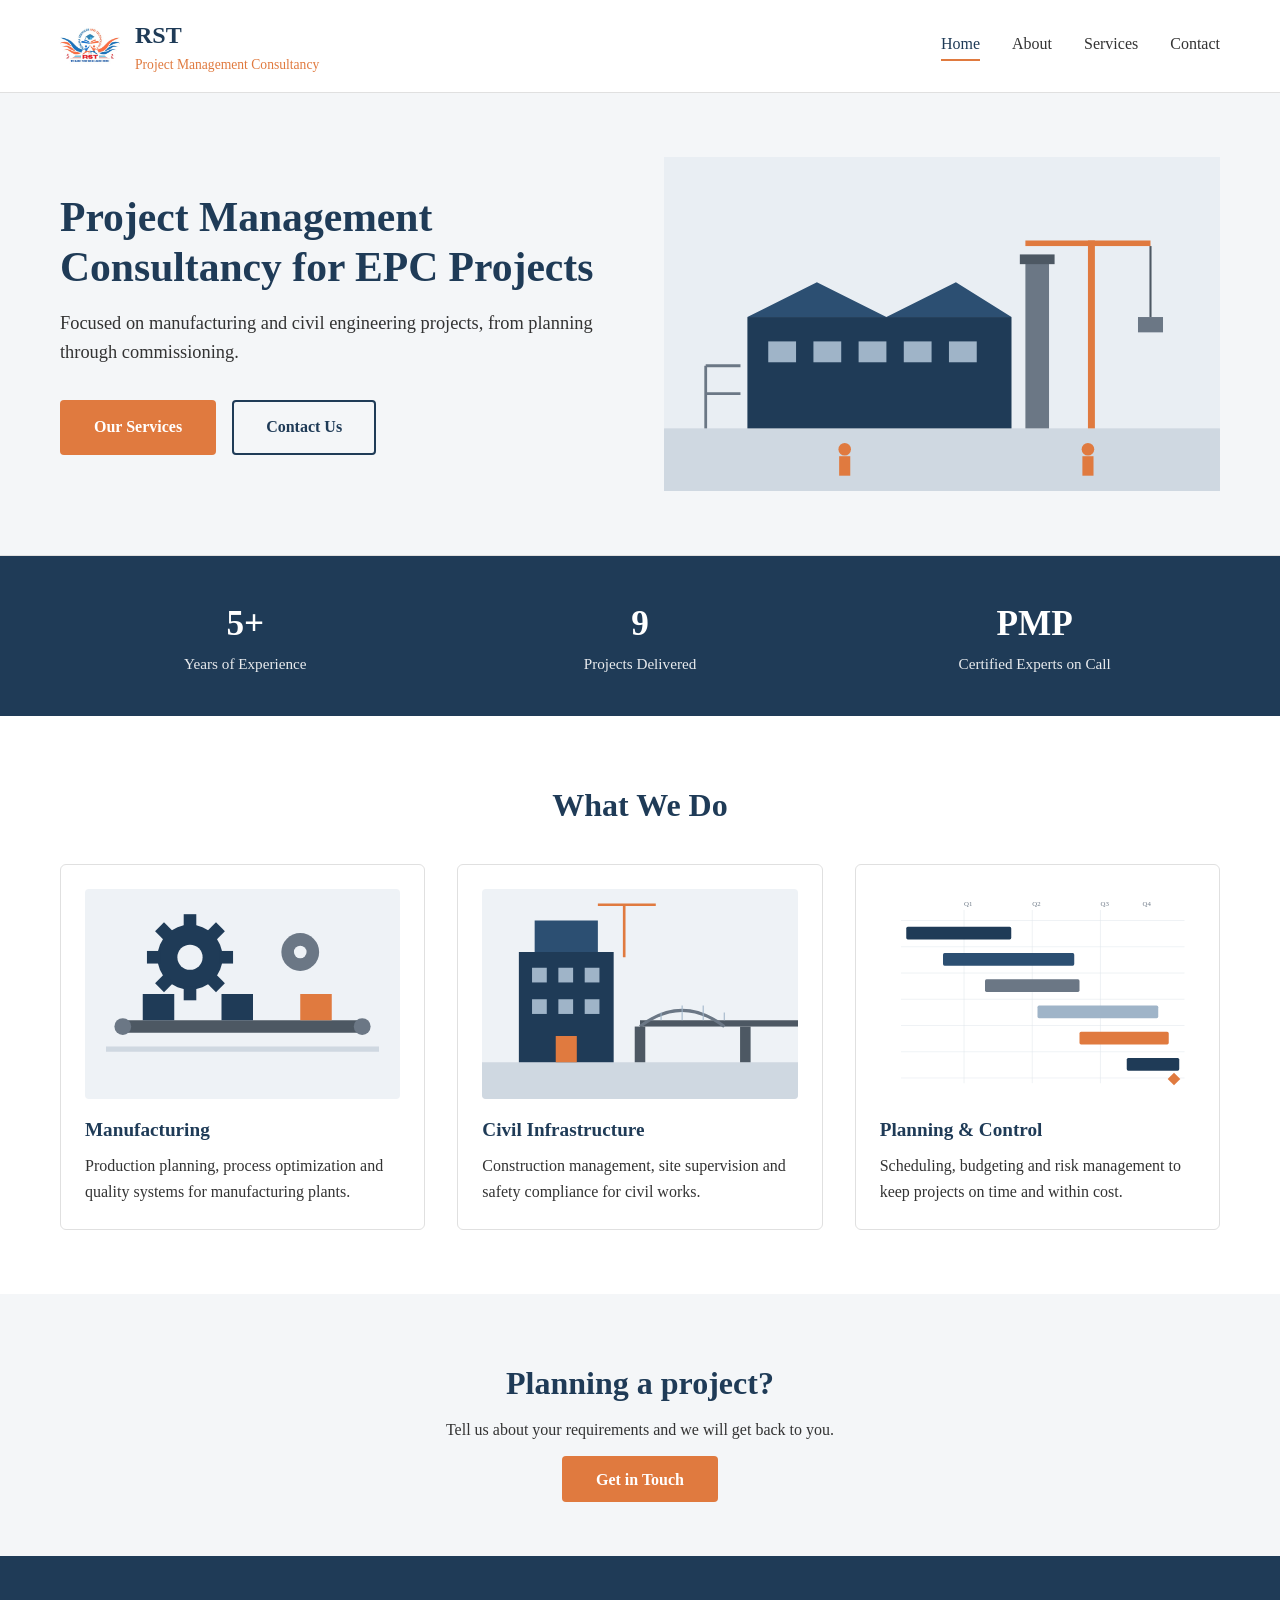
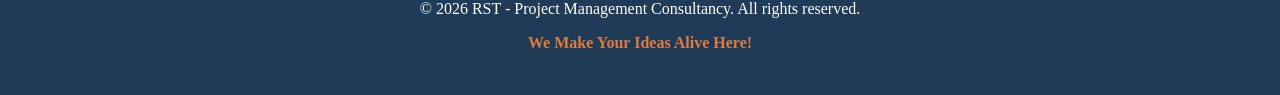
<file: index.html>
<!DOCTYPE html>
<html lang="en">
<head>
    <meta charset="UTF-8">
    <meta name="viewport" content="width=device-width, initial-scale=1.0">
    <title>RST - Project Management Consultancy | EPC Solutions</title>
    <meta name="description" content="RST provides project management consultancy for EPC projects in manufacturing and civil engineering.">
    <link rel="icon" type="image/png" href="images/rst-logo.png">
    <link rel="stylesheet" href="css/style.css">
    <link rel="stylesheet" href="https://cdnjs.cloudflare.com/ajax/libs/font-awesome/6.4.0/css/all.min.css">
</head>
<body>
    <header class="navbar">
        <div class="container">
            <div class="nav-wrapper">
                <a href="index.html" class="logo">
                    <img src="images/rst-logo.png" alt="RST Logo" class="logo-img">
                    <div class="company-info">
                        <h2>RST</h2>
                        <p>Project Management Consultancy</p>
                    </div>
                </a>
                <nav class="nav-menu">
                    <a href="index.html" class="active">Home</a>
                    <a href="about.html">About</a>
                    <a href="services.html">Services</a>
                    <a href="contact.html">Contact</a>
                </nav>
                <button class="menu-toggle" onclick="toggleMenu()" aria-label="Menu">☰</button>
            </div>
        </div>
    </header>

    <main>
        <section class="hero-split">
            <div class="container hero-split-inner">
                <div class="hero-text">
                    <h1>Project Management Consultancy for EPC Projects</h1>
                    <p>Focused on manufacturing and civil engineering projects, from planning through commissioning.</p>
                    <div class="hero-buttons">
                        <a href="services.html" class="btn btn-primary">Our Services</a>
                        <a href="contact.html" class="btn btn-outline">Contact Us</a>
                    </div>
                </div>
                <div class="hero-image">
                    <img src="images/hero-epc.svg" alt="Industrial facility under construction">
                </div>
            </div>
        </section>

        <section class="stats">
            <div class="container stats-grid">
                <div class="stat">
                    <span class="stat-number">5+</span>
                    <span class="stat-label">Years of Experience</span>
                </div>
                <div class="stat">
                    <span class="stat-number">9</span>
                    <span class="stat-label">Projects Delivered</span>
                </div>
                <div class="stat">
                    <span class="stat-number">PMP</span>
                    <span class="stat-label">Certified Experts on Call</span>
                </div>
            </div>
        </section>

        <section class="section">
            <div class="container">
                <h2 class="section-heading">What We Do</h2>
                <div class="card-grid">
                    <a href="services.html" class="card">
                        <img src="images/manufacturing.svg" alt="Production line" class="card-img">
                        <h3>Manufacturing</h3>
                        <p>Production planning, process optimization and quality systems for manufacturing plants.</p>
                    </a>
                    <a href="services.html" class="card">
                        <img src="images/civil.svg" alt="Civil infrastructure" class="card-img">
                        <h3>Civil Infrastructure</h3>
                        <p>Construction management, site supervision and safety compliance for civil works.</p>
                    </a>
                    <a href="services.html" class="card">
                        <img src="images/project-planning.svg" alt="Project schedule" class="card-img">
                        <h3>Planning &amp; Control</h3>
                        <p>Scheduling, budgeting and risk management to keep projects on time and within cost.</p>
                    </a>
                </div>
            </div>
        </section>

        <section class="section section-alt">
            <div class="container cta">
                <h2>Planning a project?</h2>
                <p>Tell us about your requirements and we will get back to you.</p>
                <a href="contact.html" class="btn btn-primary">Get in Touch</a>
            </div>
        </section>
    </main>

    <footer>
        <div class="container">
            <p>&copy; 2026 RST - Project Management Consultancy. All rights reserved.</p>
            <p><span class="tagline">We Make Your Ideas Alive Here!</span></p>
        </div>
    </footer>

    <script src="js/script.js"></script>
</body>
</html>
</file>
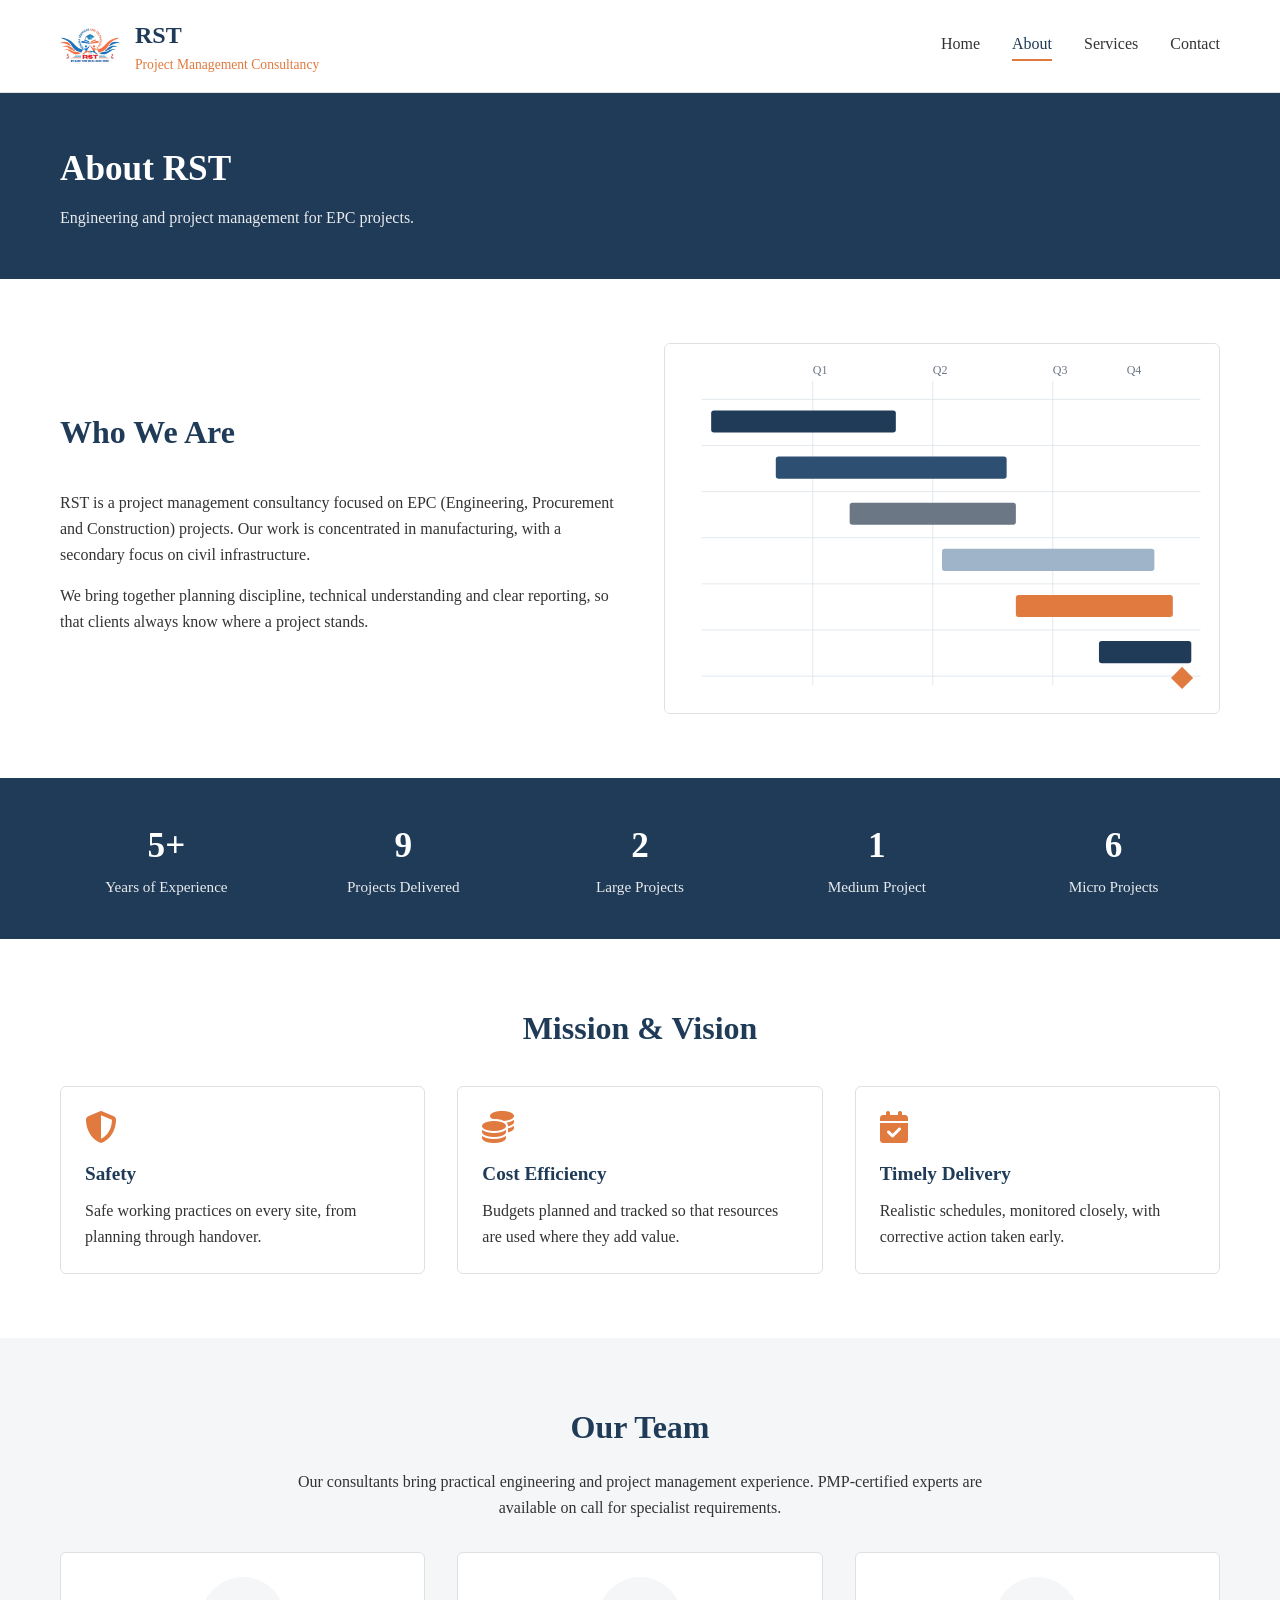
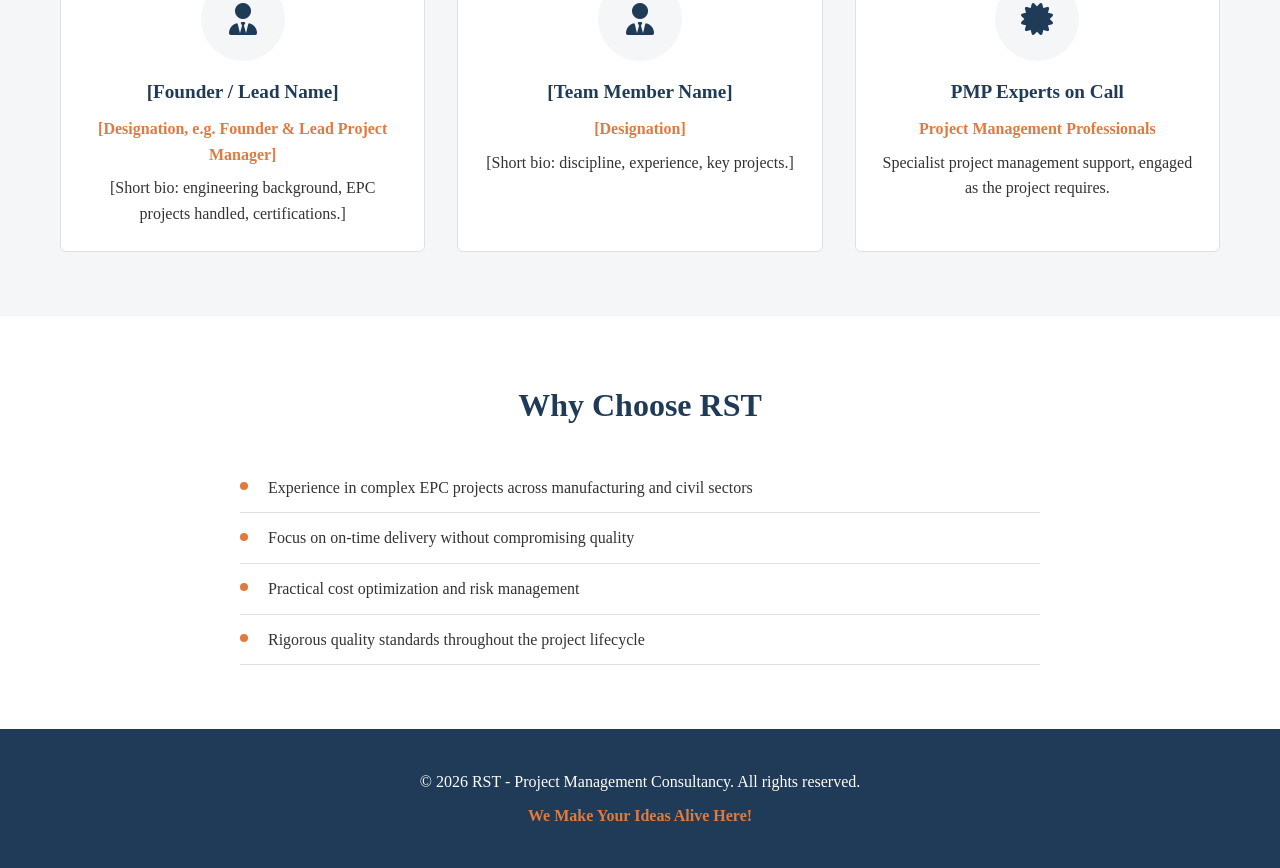
<file: about.html>
<!DOCTYPE html>
<html lang="en">
<head>
    <meta charset="UTF-8">
    <meta name="viewport" content="width=device-width, initial-scale=1.0">
    <title>About Us | RST - Project Management Consultancy</title>
    <meta name="description" content="About RST: 5+ years of EPC project management experience in manufacturing and civil projects, with PMP-certified experts.">
    <link rel="icon" type="image/png" href="images/rst-logo.png">
    <link rel="stylesheet" href="css/style.css">
    <link rel="stylesheet" href="https://cdnjs.cloudflare.com/ajax/libs/font-awesome/6.4.0/css/all.min.css">
</head>
<body>
    <header class="navbar">
        <div class="container">
            <div class="nav-wrapper">
                <a href="index.html" class="logo">
                    <img src="images/rst-logo.png" alt="RST Logo" class="logo-img">
                    <div class="company-info">
                        <h2>RST</h2>
                        <p>Project Management Consultancy</p>
                    </div>
                </a>
                <nav class="nav-menu">
                    <a href="index.html">Home</a>
                    <a href="about.html" class="active">About</a>
                    <a href="services.html">Services</a>
                    <a href="contact.html">Contact</a>
                </nav>
                <button class="menu-toggle" onclick="toggleMenu()" aria-label="Menu">☰</button>
            </div>
        </div>
    </header>

    <main>
        <section class="page-header">
            <div class="container">
                <h1>About RST</h1>
                <p>Engineering and project management for EPC projects.</p>
            </div>
        </section>

        <section class="section">
            <div class="container split">
                <div>
                    <h2 class="section-heading left">Who We Are</h2>
                    <p>RST is a project management consultancy focused on EPC (Engineering, Procurement and Construction) projects. Our work is concentrated in manufacturing, with a secondary focus on civil infrastructure.</p>
                    <p>We bring together planning discipline, technical understanding and clear reporting, so that clients always know where a project stands.</p>
                </div>
                <div class="split-image">
                    <img src="images/project-planning.svg" alt="Project schedule chart">
                </div>
            </div>
        </section>

        <section class="stats">
            <div class="container stats-grid">
                <div class="stat">
                    <span class="stat-number">5+</span>
                    <span class="stat-label">Years of Experience</span>
                </div>
                <div class="stat">
                    <span class="stat-number">9</span>
                    <span class="stat-label">Projects Delivered</span>
                </div>
                <div class="stat">
                    <span class="stat-number">2</span>
                    <span class="stat-label">Large Projects</span>
                </div>
                <div class="stat">
                    <span class="stat-number">1</span>
                    <span class="stat-label">Medium Project</span>
                </div>
                <div class="stat">
                    <span class="stat-number">6</span>
                    <span class="stat-label">Micro Projects</span>
                </div>
            </div>
        </section>

        <section class="section">
            <div class="container">
                <h2 class="section-heading">Mission &amp; Vision</h2>
                <div class="card-grid">
                    <div class="card">
                        <i class="fas fa-shield-halved card-icon"></i>
                        <h3>Safety</h3>
                        <p>Safe working practices on every site, from planning through handover.</p>
                    </div>
                    <div class="card">
                        <i class="fas fa-coins card-icon"></i>
                        <h3>Cost Efficiency</h3>
                        <p>Budgets planned and tracked so that resources are used where they add value.</p>
                    </div>
                    <div class="card">
                        <i class="fas fa-calendar-check card-icon"></i>
                        <h3>Timely Delivery</h3>
                        <p>Realistic schedules, monitored closely, with corrective action taken early.</p>
                    </div>
                </div>
            </div>
        </section>

        <section class="section section-alt">
            <div class="container">
                <h2 class="section-heading">Our Team</h2>
                <p class="section-intro">Our consultants bring practical engineering and project management experience. PMP-certified experts are available on call for specialist requirements.</p>
                <div class="card-grid">
                    <div class="card team-card">
                        <div class="team-avatar"><i class="fas fa-user-tie"></i></div>
                        <h3>[Founder / Lead Name]</h3>
                        <p class="team-role">[Designation, e.g. Founder &amp; Lead Project Manager]</p>
                        <p>[Short bio: engineering background, EPC projects handled, certifications.]</p>
                    </div>
                    <div class="card team-card">
                        <div class="team-avatar"><i class="fas fa-user-tie"></i></div>
                        <h3>[Team Member Name]</h3>
                        <p class="team-role">[Designation]</p>
                        <p>[Short bio: discipline, experience, key projects.]</p>
                    </div>
                    <div class="card team-card">
                        <div class="team-avatar"><i class="fas fa-certificate"></i></div>
                        <h3>PMP Experts on Call</h3>
                        <p class="team-role">Project Management Professionals</p>
                        <p>Specialist project management support, engaged as the project requires.</p>
                    </div>
                </div>
            </div>
        </section>

        <section class="section">
            <div class="container">
                <h2 class="section-heading">Why Choose RST</h2>
                <ul class="check-list">
                    <li>Experience in complex EPC projects across manufacturing and civil sectors</li>
                    <li>Focus on on-time delivery without compromising quality</li>
                    <li>Practical cost optimization and risk management</li>
                    <li>Rigorous quality standards throughout the project lifecycle</li>
                </ul>
            </div>
        </section>
    </main>

    <footer>
        <div class="container">
            <p>&copy; 2026 RST - Project Management Consultancy. All rights reserved.</p>
            <p><span class="tagline">We Make Your Ideas Alive Here!</span></p>
        </div>
    </footer>

    <script src="js/script.js"></script>
</body>
</html>
</file>
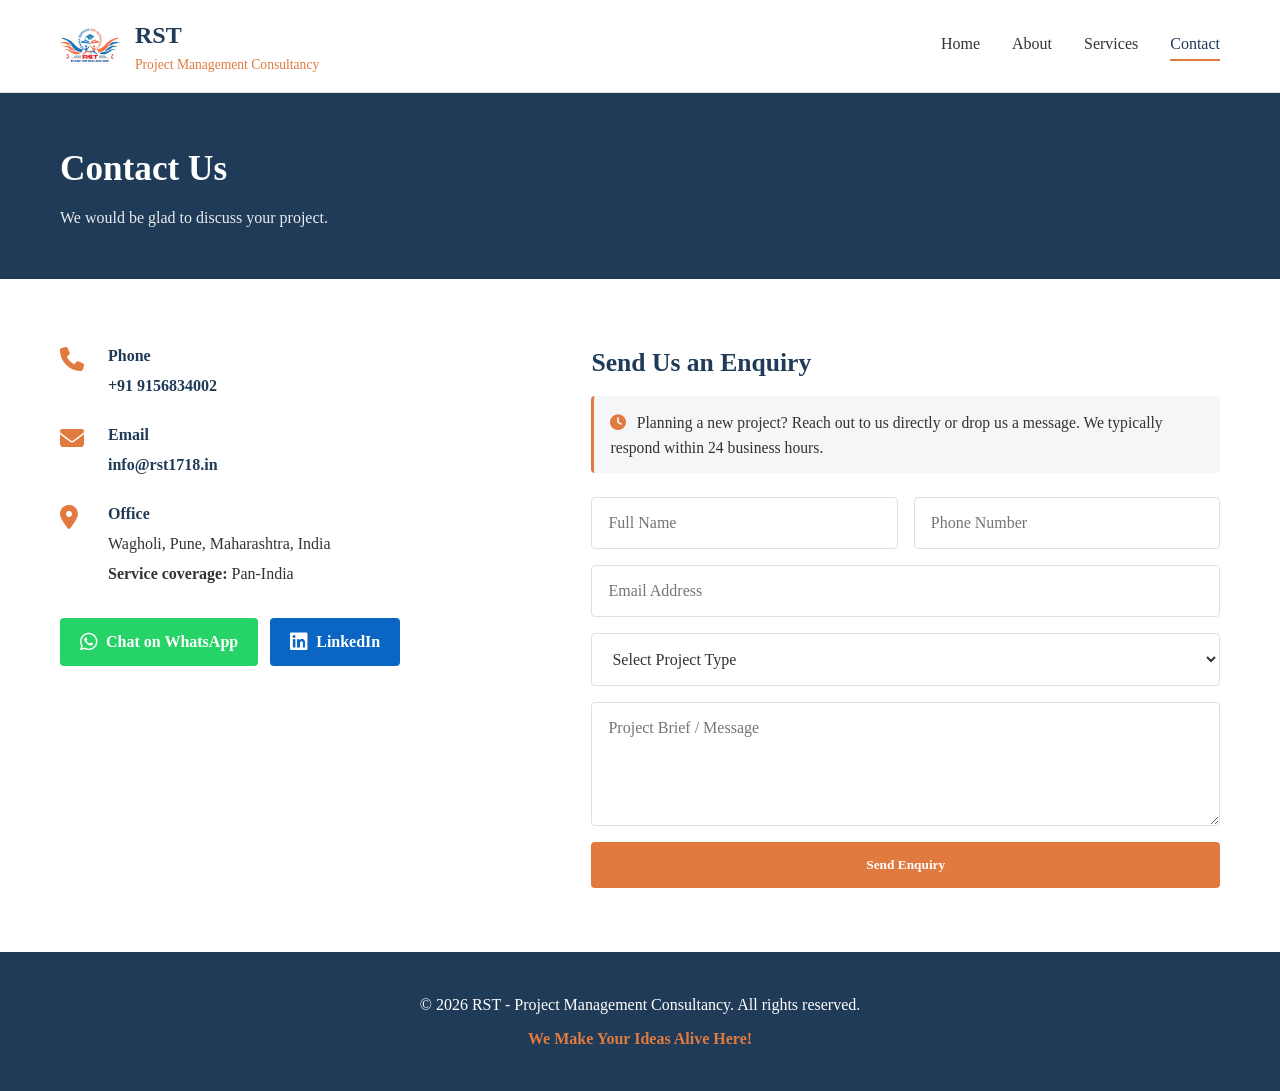
<file: contact.html>
<!DOCTYPE html>
<html lang="en">
<head>
    <meta charset="UTF-8">
    <meta name="viewport" content="width=device-width, initial-scale=1.0">
    <title>Contact | RST - Project Management Consultancy</title>
    <meta name="description" content="Contact RST for project management consultancy for EPC projects. Office in Wagholi, Pune; services across India.">
    <link rel="icon" type="image/png" href="images/rst-logo.png">
    <link rel="stylesheet" href="css/style.css">
    <link rel="stylesheet" href="https://cdnjs.cloudflare.com/ajax/libs/font-awesome/6.4.0/css/all.min.css">
</head>
<body class="page-contact">
    <header class="navbar">
        <div class="container">
            <div class="nav-wrapper">
                <a href="index.html" class="logo">
                    <img src="images/rst-logo.png" alt="RST Logo" class="logo-img">
                    <div class="company-info">
                        <h2>RST</h2>
                        <p>Project Management Consultancy</p>
                    </div>
                </a>
                <nav class="nav-menu">
                    <a href="index.html">Home</a>
                    <a href="about.html">About</a>
                    <a href="services.html">Services</a>
                    <a href="contact.html" class="active">Contact</a>
                </nav>
                <button class="menu-toggle" onclick="toggleMenu()" aria-label="Menu">☰</button>
            </div>
        </div>
    </header>

    <main>
        <section class="page-header">
            <div class="container">
                <h1>Contact Us</h1>
                <p>We would be glad to discuss your project.</p>
            </div>
        </section>

        <section class="section">
            <div class="container contact-layout">
                <div class="contact-details">
                    <div class="detail">
                        <i class="fas fa-phone"></i>
                        <div>
                            <h3>Phone</h3>
                            <p><a href="tel:+919156834002">+91 9156834002</a></p>
                        </div>
                    </div>
                    <div class="detail">
                        <i class="fas fa-envelope"></i>
                        <div>
                            <h3>Email</h3>
                            <p><a href="mailto:info@rst1718.in">info@rst1718.in</a></p>
                        </div>
                    </div>
                    <div class="detail">
                        <i class="fas fa-location-dot"></i>
                        <div>
                            <h3>Office</h3>
                            <p>Wagholi, Pune, Maharashtra, India</p>
                            <p class="coverage"><strong>Service coverage:</strong> Pan-India</p>
                        </div>
                    </div>
                    <div class="social-buttons">
                        <a href="https://wa.me/919156834002?text=Hello%20RST%2C%20I%27d%20like%20to%20discuss%20a%20project" target="_blank" rel="noopener" class="social-btn social-whatsapp">
                            <i class="fab fa-whatsapp"></i> Chat on WhatsApp
                        </a>
                        <a href="https://www.linkedin.com/company/renuka-services-and-technology" target="_blank" rel="noopener" class="social-btn social-linkedin">
                            <i class="fab fa-linkedin"></i> LinkedIn
                        </a>
                    </div>
                </div>

                <div>
                    <h2 class="form-heading">Send Us an Enquiry</h2>
                    <p class="response-note"><i class="fas fa-clock"></i> Planning a new project? Reach out to us directly or drop us a message. We typically respond within 24 business hours.</p>

                    <form class="contact-form" action="https://formsubmit.co/info@rst1718.in" method="POST">
                        <input type="hidden" name="_subject" value="New project enquiry from rst1718.in">
                        <input type="hidden" name="_template" value="table">
                        <input type="hidden" name="_captcha" value="true">

                        <div class="form-row">
                            <input type="text" name="full_name" placeholder="Full Name" required>
                            <input type="text" name="phone" placeholder="Phone Number" required>
                        </div>
                        <input type="email" name="email" placeholder="Email Address" required>
                        <select name="project_type" required>
                            <option value="" disabled selected>Select Project Type</option>
                            <option>Manufacturing</option>
                            <option>Civil Infrastructure</option>
                            <option>Planning &amp; Control</option>
                            <option>Other</option>
                        </select>
                        <textarea name="project_brief" placeholder="Project Brief / Message" rows="5" required></textarea>
                        <button type="submit" class="btn btn-primary">Send Enquiry</button>
                    </form>
                </div>
            </div>
        </section>
    </main>

    <footer>
        <div class="container">
            <p>&copy; 2026 RST - Project Management Consultancy. All rights reserved.</p>
            <p><span class="tagline">We Make Your Ideas Alive Here!</span></p>
        </div>
    </footer>

    <script src="js/script.js"></script>
</body>
</html>
</file>
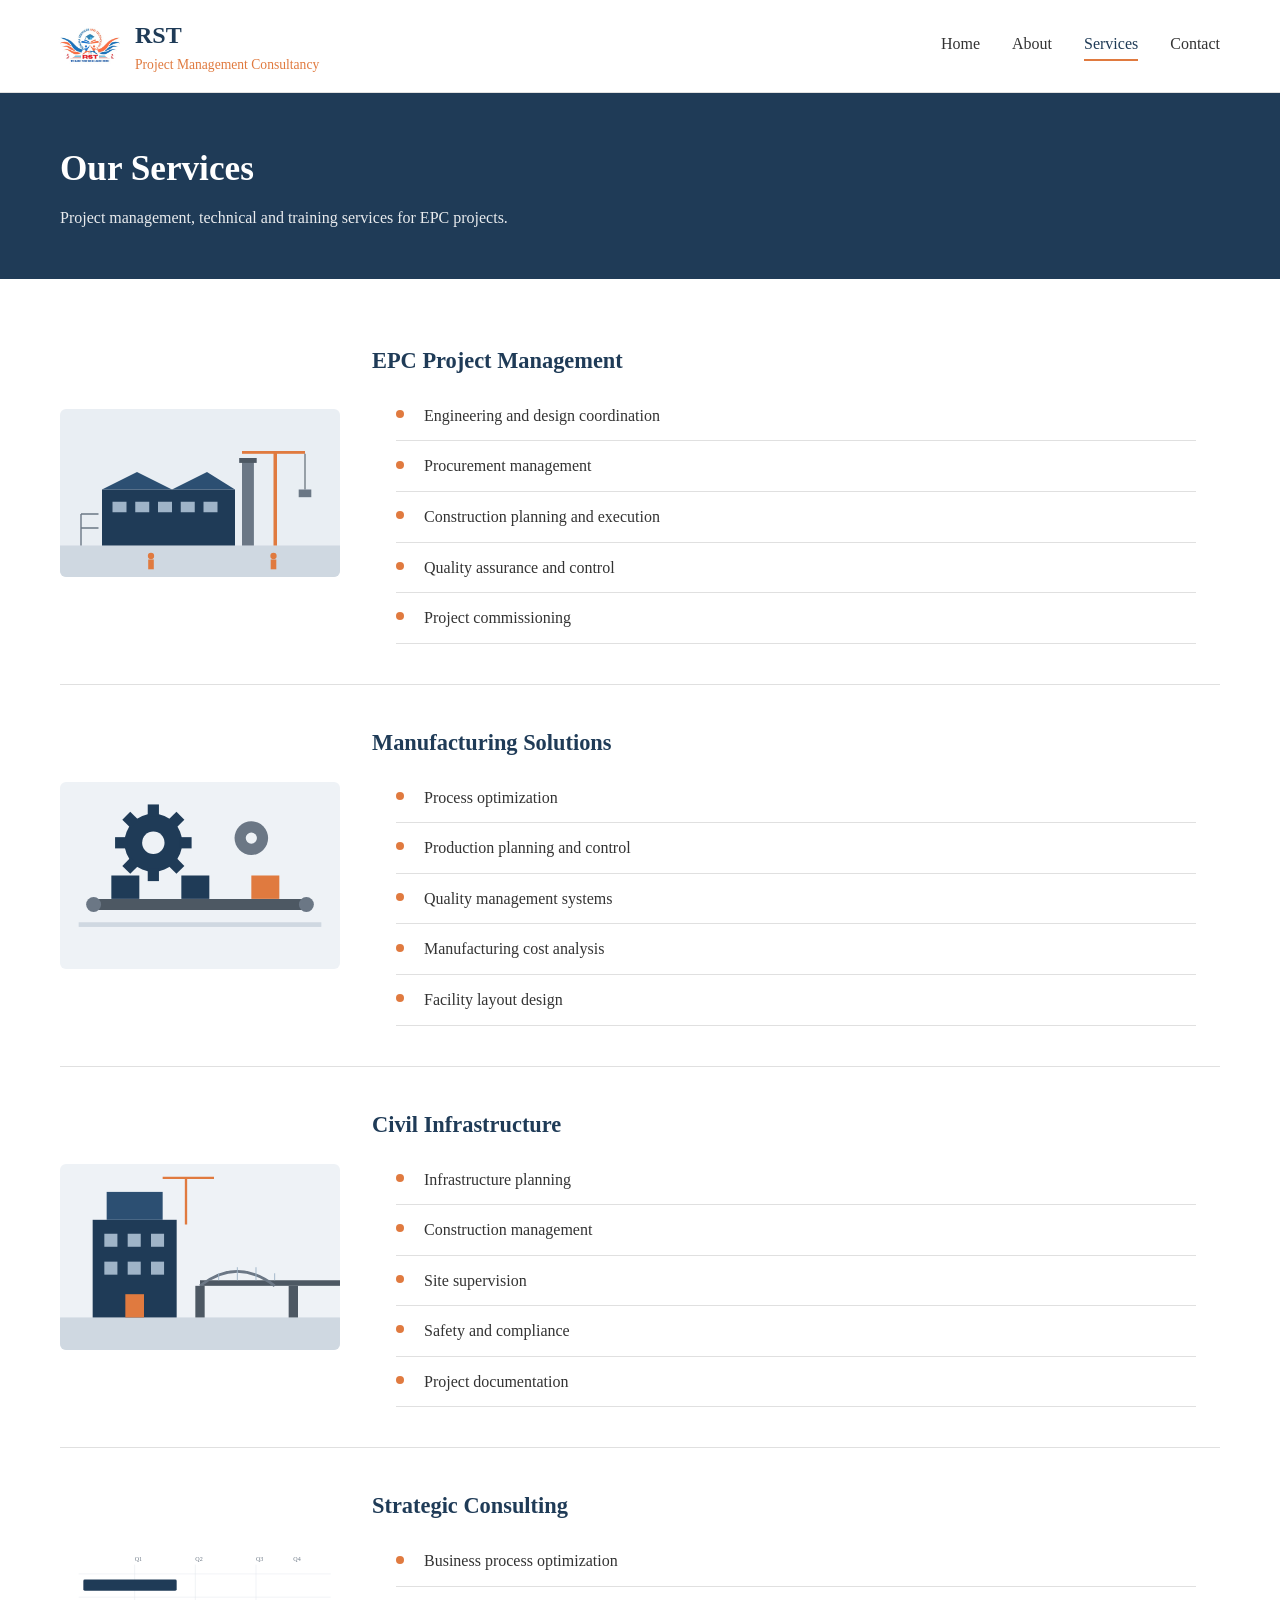
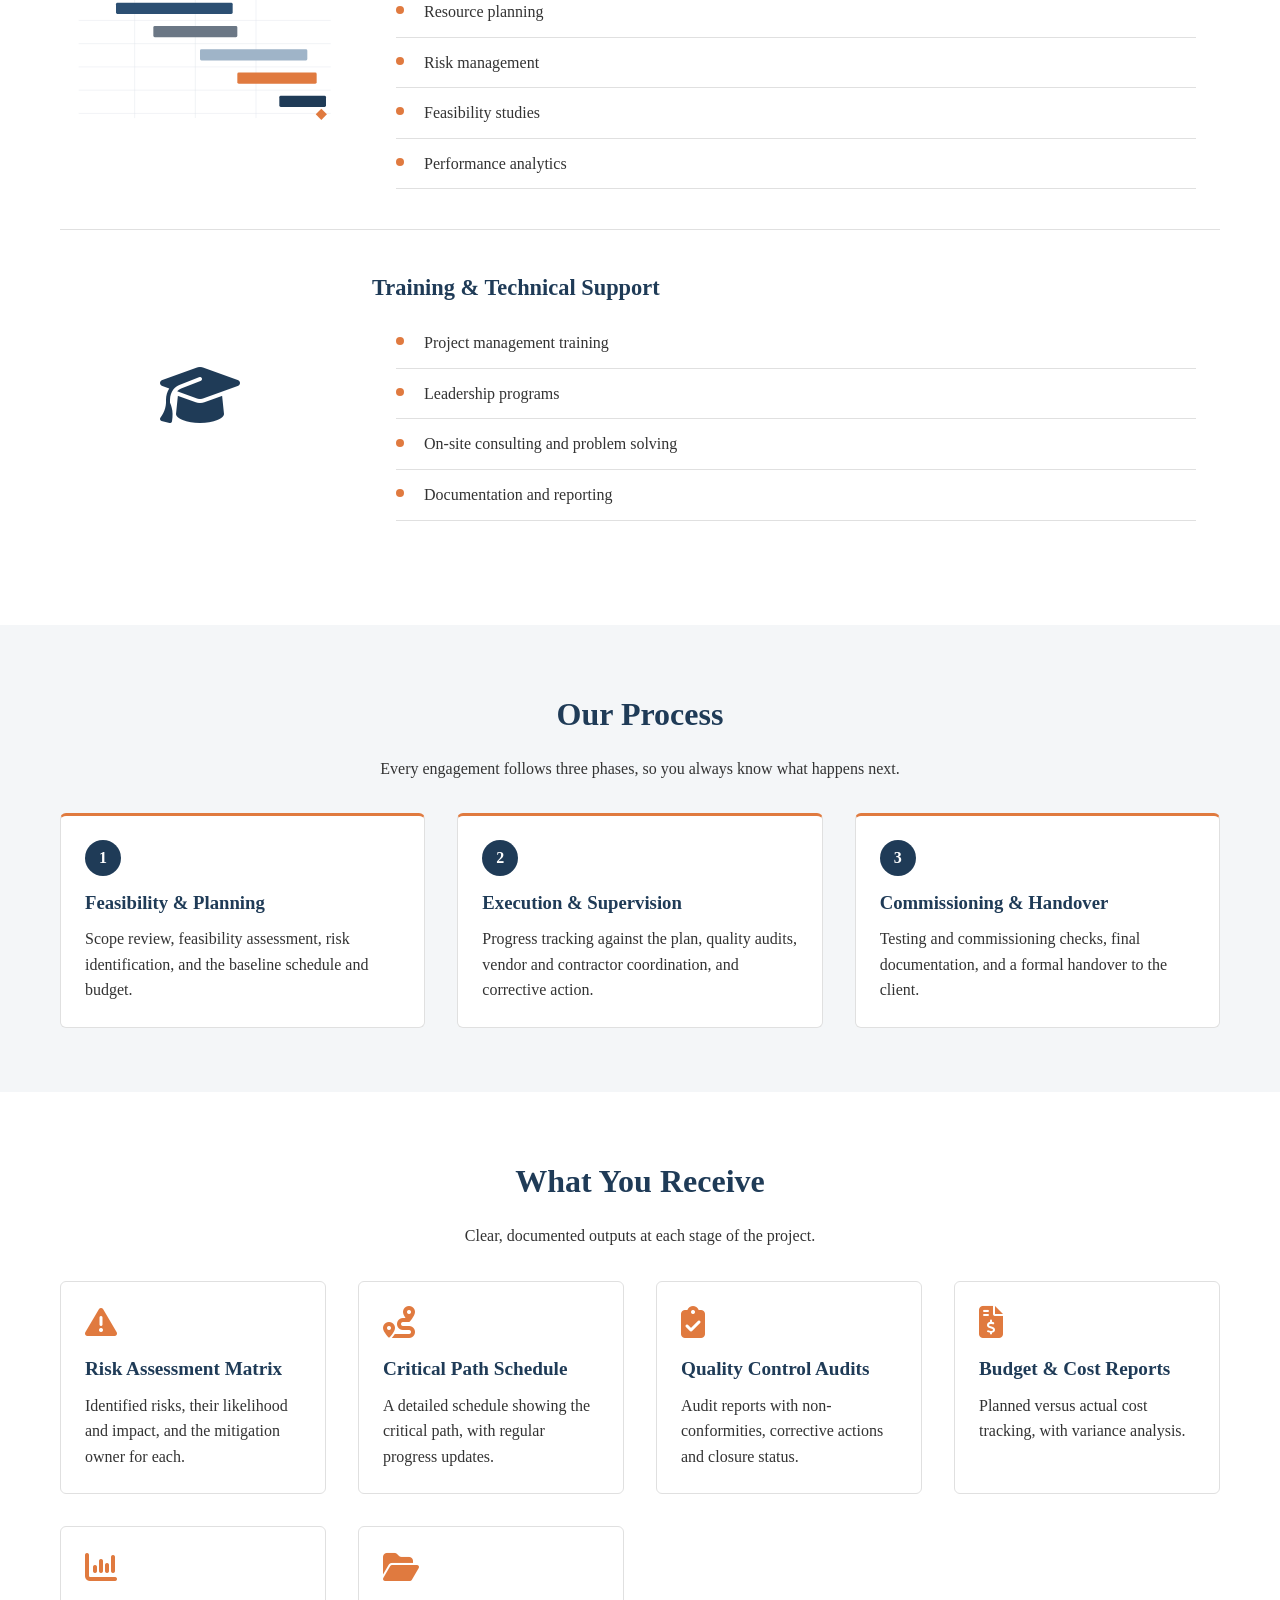
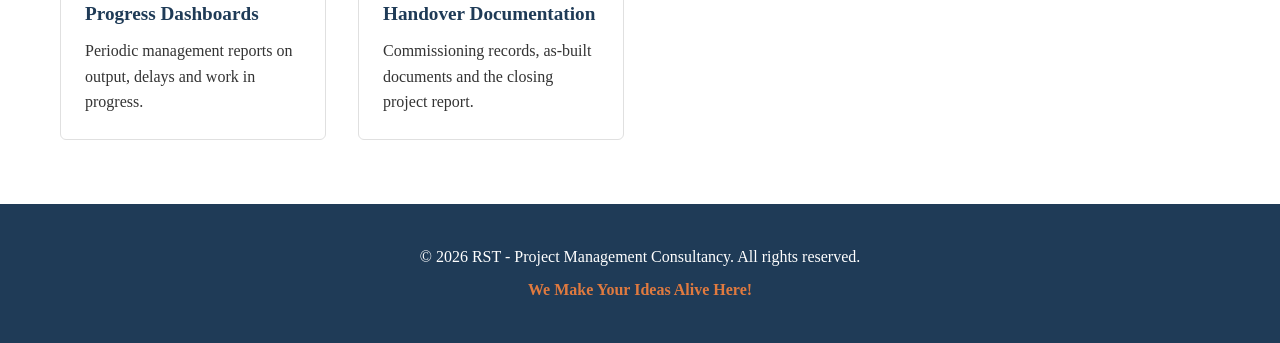
<file: services.html>
<!DOCTYPE html>
<html lang="en">
<head>
    <meta charset="UTF-8">
    <meta name="viewport" content="width=device-width, initial-scale=1.0">
    <title>Services | RST - Project Management Consultancy</title>
    <meta name="description" content="RST services: EPC project management, manufacturing solutions, civil infrastructure, consulting and training, with a three-phase delivery process.">
    <link rel="icon" type="image/png" href="images/rst-logo.png">
    <link rel="stylesheet" href="css/style.css">
    <link rel="stylesheet" href="https://cdnjs.cloudflare.com/ajax/libs/font-awesome/6.4.0/css/all.min.css">
</head>
<body>
    <header class="navbar">
        <div class="container">
            <div class="nav-wrapper">
                <a href="index.html" class="logo">
                    <img src="images/rst-logo.png" alt="RST Logo" class="logo-img">
                    <div class="company-info">
                        <h2>RST</h2>
                        <p>Project Management Consultancy</p>
                    </div>
                </a>
                <nav class="nav-menu">
                    <a href="index.html">Home</a>
                    <a href="about.html">About</a>
                    <a href="services.html" class="active">Services</a>
                    <a href="contact.html">Contact</a>
                </nav>
                <button class="menu-toggle" onclick="toggleMenu()" aria-label="Menu">☰</button>
            </div>
        </div>
    </header>

    <main>
        <section class="page-header">
            <div class="container">
                <h1>Our Services</h1>
                <p>Project management, technical and training services for EPC projects.</p>
            </div>
        </section>

        <section class="section">
            <div class="container">
                <div class="service-list">
                    <div class="service-row">
                        <div class="service-row-image"><img src="images/hero-epc.svg" alt="Industrial facility"></div>
                        <div>
                            <h3>EPC Project Management</h3>
                            <ul class="check-list">
                                <li>Engineering and design coordination</li>
                                <li>Procurement management</li>
                                <li>Construction planning and execution</li>
                                <li>Quality assurance and control</li>
                                <li>Project commissioning</li>
                            </ul>
                        </div>
                    </div>

                    <div class="service-row">
                        <div class="service-row-image"><img src="images/manufacturing.svg" alt="Production line"></div>
                        <div>
                            <h3>Manufacturing Solutions</h3>
                            <ul class="check-list">
                                <li>Process optimization</li>
                                <li>Production planning and control</li>
                                <li>Quality management systems</li>
                                <li>Manufacturing cost analysis</li>
                                <li>Facility layout design</li>
                            </ul>
                        </div>
                    </div>

                    <div class="service-row">
                        <div class="service-row-image"><img src="images/civil.svg" alt="Civil infrastructure"></div>
                        <div>
                            <h3>Civil Infrastructure</h3>
                            <ul class="check-list">
                                <li>Infrastructure planning</li>
                                <li>Construction management</li>
                                <li>Site supervision</li>
                                <li>Safety and compliance</li>
                                <li>Project documentation</li>
                            </ul>
                        </div>
                    </div>

                    <div class="service-row">
                        <div class="service-row-image"><img src="images/project-planning.svg" alt="Project schedule"></div>
                        <div>
                            <h3>Strategic Consulting</h3>
                            <ul class="check-list">
                                <li>Business process optimization</li>
                                <li>Resource planning</li>
                                <li>Risk management</li>
                                <li>Feasibility studies</li>
                                <li>Performance analytics</li>
                            </ul>
                        </div>
                    </div>

                    <div class="service-row">
                        <div class="service-row-image"><i class="fas fa-graduation-cap service-row-icon"></i></div>
                        <div>
                            <h3>Training &amp; Technical Support</h3>
                            <ul class="check-list">
                                <li>Project management training</li>
                                <li>Leadership programs</li>
                                <li>On-site consulting and problem solving</li>
                                <li>Documentation and reporting</li>
                            </ul>
                        </div>
                    </div>
                </div>
            </div>
        </section>

        <section class="section section-alt">
            <div class="container">
                <h2 class="section-heading">Our Process</h2>
                <p class="section-intro">Every engagement follows three phases, so you always know what happens next.</p>
                <div class="steps">
                    <div class="step">
                        <span class="step-num">1</span>
                        <h3>Feasibility &amp; Planning</h3>
                        <p>Scope review, feasibility assessment, risk identification, and the baseline schedule and budget.</p>
                    </div>
                    <div class="step">
                        <span class="step-num">2</span>
                        <h3>Execution &amp; Supervision</h3>
                        <p>Progress tracking against the plan, quality audits, vendor and contractor coordination, and corrective action.</p>
                    </div>
                    <div class="step">
                        <span class="step-num">3</span>
                        <h3>Commissioning &amp; Handover</h3>
                        <p>Testing and commissioning checks, final documentation, and a formal handover to the client.</p>
                    </div>
                </div>
            </div>
        </section>

        <section class="section">
            <div class="container">
                <h2 class="section-heading">What You Receive</h2>
                <p class="section-intro">Clear, documented outputs at each stage of the project.</p>
                <div class="card-grid">
                    <div class="card">
                        <i class="fas fa-triangle-exclamation card-icon"></i>
                        <h3>Risk Assessment Matrix</h3>
                        <p>Identified risks, their likelihood and impact, and the mitigation owner for each.</p>
                    </div>
                    <div class="card">
                        <i class="fas fa-route card-icon"></i>
                        <h3>Critical Path Schedule</h3>
                        <p>A detailed schedule showing the critical path, with regular progress updates.</p>
                    </div>
                    <div class="card">
                        <i class="fas fa-clipboard-check card-icon"></i>
                        <h3>Quality Control Audits</h3>
                        <p>Audit reports with non-conformities, corrective actions and closure status.</p>
                    </div>
                    <div class="card">
                        <i class="fas fa-file-invoice-dollar card-icon"></i>
                        <h3>Budget &amp; Cost Reports</h3>
                        <p>Planned versus actual cost tracking, with variance analysis.</p>
                    </div>
                    <div class="card">
                        <i class="fas fa-chart-column card-icon"></i>
                        <h3>Progress Dashboards</h3>
                        <p>Periodic management reports on output, delays and work in progress.</p>
                    </div>
                    <div class="card">
                        <i class="fas fa-folder-open card-icon"></i>
                        <h3>Handover Documentation</h3>
                        <p>Commissioning records, as-built documents and the closing project report.</p>
                    </div>
                </div>
            </div>
        </section>
    </main>

    <footer>
        <div class="container">
            <p>&copy; 2026 RST - Project Management Consultancy. All rights reserved.</p>
            <p><span class="tagline">We Make Your Ideas Alive Here!</span></p>
        </div>
    </footer>

    <script src="js/script.js"></script>
</body>
</html>
</file>
<file: css/style.css>
:root {
    --primary: #1f3b57;
    --secondary: #e07a3f;
    --dark: #1a1a1a;
    --light: #f4f6f8;
    --white: #ffffff;
    --text: #333333;
    --border: #e0e0e0;
}

* {
    margin: 0;
    padding: 0;
    box-sizing: border-box;
}

body {
    font-family: Georgia, 'Times New Roman', Times, serif;
    line-height: 1.6;
    color: var(--text);
    background-color: var(--white);
}

.container {
    max-width: 1200px;
    margin: 0 auto;
    padding: 0 20px;
}

a {
    text-decoration: none;
    color: inherit;
    transition: all 0.3s ease;
}

/* Navigation Header */
.navbar {
    background-color: var(--white);
    box-shadow: 0 2px 10px rgba(0, 0, 0, 0.1);
    position: sticky;
    top: 0;
    z-index: 100;
}

.nav-wrapper {
    display: flex;
    justify-content: space-between;
    align-items: center;
    padding: 1rem 0;
}

.logo {
    display: flex;
    align-items: center;
    gap: 15px;
    cursor: pointer;
}

.logo-img {
    height: 60px;
    width: auto;
}

.company-info h2 {
    color: var(--primary);
    font-size: 1.5rem;
    margin: 0;
}

.company-info p {
    color: var(--secondary);
    font-size: 0.85rem;
    margin: 0;
}

.nav-menu {
    display: flex;
    gap: 2rem;
}

.nav-menu a {
    color: var(--text);
    font-weight: 500;
    transition: color 0.3s ease;
}

.nav-menu a:hover {
    color: var(--primary);
}

.menu-toggle {
    display: none;
    background: none;
    border: none;
    font-size: 1.5rem;
    cursor: pointer;
}

/* Hero Section */
.hero {
    background: linear-gradient(135deg, var(--primary) 0%, #0052a3 100%);
    color: var(--white);
    padding: 6rem 0;
    text-align: center;
}

.hero-content h1 {
    font-size: 3rem;
    margin-bottom: 1rem;
    line-height: 1.2;
}

.hero-content p {
    font-size: 1.3rem;
    margin-bottom: 2rem;
    opacity: 0.95;
}

.hero-buttons {
    display: flex;
    gap: 1rem;
    justify-content: center;
    flex-wrap: wrap;
}

/* Buttons */
.btn {
    padding: 0.8rem 2rem;
    border-radius: 4px;
    font-weight: 600;
    cursor: pointer;
    transition: all 0.3s ease;
    border: 2px solid transparent;
}

.btn-primary {
    background-color: var(--secondary);
    color: var(--white);
}

.btn-primary:hover {
    background-color: #e55a1f;
    transform: translateY(-2px);
}

.btn-secondary {
    background-color: transparent;
    color: var(--white);
    border-color: var(--white);
}

.btn-secondary:hover {
    background-color: var(--white);
    color: var(--primary);
}

/* About Section */
.about {
    padding: 4rem 0;
    background-color: var(--light);
}

.about h2 {
    text-align: center;
    font-size: 2.5rem;
    color: var(--primary);
    margin-bottom: 3rem;
}

.about-grid {
    display: grid;
    grid-template-columns: repeat(auto-fit, minmax(300px, 1fr));
    gap: 2rem;
}

.about-card {
    background-color: var(--white);
    padding: 2rem;
    border-radius: 8px;
    text-align: center;
    box-shadow: 0 4px 15px rgba(0, 0, 0, 0.1);
    transition: transform 0.3s ease;
}

.about-card:hover {
    transform: translateY(-5px);
}

.about-card i {
    font-size: 3rem;
    color: var(--secondary);
    margin-bottom: 1rem;
}

.about-card h3 {
    color: var(--primary);
    margin-bottom: 1rem;
}

/* Services Section */
.services {
    padding: 4rem 0;
    background-color: var(--white);
}

.services h2 {
    text-align: center;
    font-size: 2.5rem;
    color: var(--primary);
    margin-bottom: 3rem;
}

.services-grid {
    display: grid;
    grid-template-columns: repeat(auto-fit, minmax(320px, 1fr));
    gap: 2rem;
}

.service-card {
    background-color: var(--light);
    padding: 2rem;
    border-radius: 8px;
    border-left: 4px solid var(--secondary);
    transition: all 0.3s ease;
    box-shadow: 0 4px 15px rgba(0, 0, 0, 0.08);
}

.service-card:hover {
    transform: translateY(-5px);
    box-shadow: 0 8px 25px rgba(0, 0, 0, 0.15);
}

.service-icon {
    font-size: 2.5rem;
    color: var(--primary);
    margin-bottom: 1rem;
}

.service-card h3 {
    color: var(--primary);
    margin-bottom: 1rem;
    font-size: 1.3rem;
}

.service-card ul {
    list-style: none;
    padding: 0;
}

.service-card li {
    padding: 0.5rem 0;
    color: var(--text);
    border-bottom: 1px solid var(--border);
    position: relative;
    padding-left: 1.5rem;
}

.service-card li::before {
    content: '→';
    position: absolute;
    left: 0;
    color: var(--secondary);
    font-weight: bold;
}

.service-card li:last-child {
    border-bottom: none;
}

/* Why Choose Us */
.why-choose {
    padding: 4rem 0;
    background-color: var(--light);
}

.why-choose h2 {
    text-align: center;
    font-size: 2.5rem;
    color: var(--primary);
    margin-bottom: 3rem;
}

.features-grid {
    display: grid;
    grid-template-columns: repeat(auto-fit, minmax(300px, 1fr));
    gap: 2rem;
}

.feature {
    background-color: var(--white);
    padding: 2rem;
    border-radius: 8px;
    text-align: center;
    box-shadow: 0 4px 15px rgba(0, 0, 0, 0.1);
}

.feature-number {
    display: inline-block;
    width: 50px;
    height: 50px;
    background-color: var(--secondary);
    color: var(--white);
    border-radius: 50%;
    line-height: 50px;
    font-size: 1.5rem;
    font-weight: bold;
    margin-bottom: 1rem;
}

.feature h4 {
    color: var(--primary);
    margin-bottom: 0.5rem;
}

/* Contact Section */
.contact {
    padding: 4rem 0;
    background-color: var(--white);
}

.contact h2 {
    text-align: center;
    font-size: 2.5rem;
    color: var(--primary);
    margin-bottom: 3rem;
}

.contact-content {
    display: grid;
    grid-template-columns: 1fr 1fr;
    gap: 3rem;
}

.contact-info {
    display: grid;
    grid-template-columns: 1fr;
    gap: 1.5rem;
}

.info-card {
    background-color: var(--light);
    padding: 2rem;
    border-radius: 8px;
    text-align: center;
    box-shadow: 0 4px 15px rgba(0, 0, 0, 0.08);
}

.info-card i {
    font-size: 2rem;
    color: var(--secondary);
    margin-bottom: 1rem;
}

.info-card h3 {
    color: var(--primary);
    margin-bottom: 1rem;
}

.info-card a {
    color: var(--primary);
    font-weight: 600;
}

.info-card a:hover {
    color: var(--secondary);
}

.contact-form {
    display: grid;
    gap: 1rem;
}

.contact-form input,
.contact-form select,
.contact-form textarea {
    padding: 1rem;
    border: 1px solid var(--border);
    border-radius: 4px;
    font-family: inherit;
    font-size: 1rem;
}

.contact-form input:focus,
.contact-form textarea:focus {
    outline: none;
    border-color: var(--primary);
    box-shadow: 0 0 0 3px rgba(0, 102, 204, 0.1);
}

.contact-form button {
    align-self: flex-start;
}

/* Footer */
footer {
    background-color: var(--dark);
    color: var(--white);
    text-align: center;
    padding: 2rem 0;
    margin-top: 2rem;
}

footer p {
    margin: 0.5rem 0;
}

.tagline {
    color: var(--secondary);
    font-weight: 600;
}

/* Responsive Design */
@media (max-width: 768px) {
    .nav-menu {
        display: none;
    }

    .menu-toggle {
        display: block;
    }

    .hero-content h1 {
        font-size: 2rem;
    }

    .hero-content p {
        font-size: 1.1rem;
    }

    .hero-buttons {
        flex-direction: column;
    }

    .about h2,
    .services h2,
    .why-choose h2,
    .contact h2 {
        font-size: 2rem;
    }

    .contact-content {
        grid-template-columns: 1fr;
    }

    .services-grid,
    .about-grid,
    .features-grid,
    .contact-info {
        grid-template-columns: 1fr;
    }

    .logo-img {
        height: 45px;
    }

    .company-info h2 {
        font-size: 1.2rem;
    }

    .nav-wrapper {
        padding: 0.8rem 0;
    }
}

/* Contact page uses Times New Roman; all other pages use Georgia (body rule above) */
body.page-contact,
body.page-contact button {
    font-family: 'Times New Roman', Times, serif;
}

/* ===== Multi-page layout ===== */
.nav-menu a.active {
    color: var(--primary);
    border-bottom: 2px solid var(--secondary);
    padding-bottom: 2px;
}

.logo { text-decoration: none; }

main { display: block; }

.section {
    padding: 4rem 0;
    background-color: var(--white);
}

.section-alt {
    background-color: var(--light);
}

.section-heading {
    font-size: 2rem;
    color: var(--primary);
    margin-bottom: 2rem;
    text-align: center;
}

.hero-split {
    background-color: var(--light);
    padding: 4rem 0;
    border-bottom: 1px solid var(--border);
}

.hero-split-inner {
    display: grid;
    grid-template-columns: 1fr 1fr;
    gap: 3rem;
    align-items: center;
}

.hero-text h1 {
    font-size: 2.6rem;
    line-height: 1.2;
    color: var(--primary);
    margin-bottom: 1rem;
}

.hero-text p {
    font-size: 1.15rem;
    color: var(--text);
    margin-bottom: 2rem;
}

.hero-image img {
    width: 100%;
    height: auto;
    display: block;
}

.hero-buttons { justify-content: flex-start; }

.btn-outline {
    background: transparent;
    color: var(--primary);
    border: 2px solid var(--primary);
}

.btn-outline:hover {
    background: var(--primary);
    color: var(--white);
}

.btn-primary { background-color: var(--secondary); }
.btn-primary:hover { background-color: #c96a33; }

.page-header {
    background-color: var(--primary);
    color: var(--white);
    padding: 3rem 0;
}

.page-header h1 {
    font-size: 2.2rem;
    margin-bottom: 0.5rem;
}

.page-header p {
    opacity: 0.9;
}

.card-grid {
    display: grid;
    grid-template-columns: repeat(auto-fit, minmax(260px, 1fr));
    gap: 2rem;
}

.card {
    display: block;
    background-color: var(--white);
    border: 1px solid var(--border);
    border-radius: 6px;
    padding: 1.5rem;
    color: var(--text);
}

a.card:hover {
    border-color: var(--primary);
    transform: none;
    text-decoration: none;
}

.card-img {
    width: 100%;
    height: auto;
    border-radius: 4px;
    margin-bottom: 1rem;
    display: block;
}

.card h3 {
    color: var(--primary);
    margin-bottom: 0.5rem;
    font-size: 1.2rem;
}

.card-icon {
    font-size: 2rem;
    color: var(--secondary);
    margin-bottom: 1rem;
}

.cta {
    text-align: center;
}

.cta h2 {
    color: var(--primary);
    font-size: 2rem;
    margin-bottom: 0.5rem;
}

.cta p {
    margin-bottom: 1.5rem;
}

.split {
    display: grid;
    grid-template-columns: 1fr 1fr;
    gap: 3rem;
    align-items: center;
}

.split p {
    margin-bottom: 1rem;
}

.split-image img {
    width: 100%;
    height: auto;
    display: block;
    border: 1px solid var(--border);
    border-radius: 6px;
}

.check-list {
    list-style: none;
    padding: 0;
    max-width: 800px;
    margin: 0 auto;
}

.check-list li {
    padding: 0.75rem 0 0.75rem 1.75rem;
    border-bottom: 1px solid var(--border);
    position: relative;
}

.check-list li::before {
    content: '';
    position: absolute;
    left: 0;
    top: 1.2rem;
    width: 8px;
    height: 8px;
    background: var(--secondary);
    border-radius: 50%;
}

.service-list {
    display: grid;
    gap: 2.5rem;
}

.service-row {
    display: grid;
    grid-template-columns: 280px 1fr;
    gap: 2rem;
    align-items: center;
    padding-bottom: 2.5rem;
    border-bottom: 1px solid var(--border);
}

.service-row:last-child { border-bottom: none; }

.service-row h3 {
    color: var(--primary);
    font-size: 1.4rem;
    margin-bottom: 0.75rem;
}

.service-row-image img {
    width: 100%;
    height: auto;
    border-radius: 6px;
    display: block;
}

.service-row-icon {
    font-size: 4rem;
    color: var(--primary);
    display: block;
    text-align: center;
    width: 100%;
    padding: 2rem 0;
}

.contact-layout {
    display: grid;
    grid-template-columns: 1fr 1.3fr;
    gap: 3rem;
}

.contact-details {
    display: grid;
    gap: 1.5rem;
    align-content: start;
}

.detail {
    display: flex;
    gap: 1rem;
    align-items: flex-start;
}

.detail i {
    font-size: 1.5rem;
    color: var(--secondary);
    width: 2rem;
    margin-top: 0.25rem;
}

.detail h3 {
    color: var(--primary);
    font-size: 1rem;
    margin-bottom: 0.25rem;
}

.detail a {
    color: var(--primary);
    font-weight: 600;
}

.navbar { border-bottom: 1px solid var(--border); box-shadow: none; }

footer {
    background-color: var(--primary);
    margin-top: 0;
}

@media (max-width: 900px) {
    .hero-split-inner,
    .split,
    .contact-layout,
    .service-row {
        grid-template-columns: 1fr;
    }

    .service-row-image { max-width: 320px; }

    .hero-text h1 { font-size: 2rem; }

    .page-header h1 { font-size: 1.8rem; }
}

/* ===== Social buttons ===== */
.social-buttons {
    display: flex;
    flex-wrap: wrap;
    gap: 0.75rem;
    margin-top: 0.5rem;
}

.social-btn {
    display: inline-flex;
    align-items: center;
    gap: 0.5rem;
    padding: 0.7rem 1.25rem;
    border-radius: 4px;
    color: var(--white);
    font-weight: 600;
    font-size: 1rem;
    text-decoration: none;
}

.social-btn i {
    font-size: 1.25rem;
    color: var(--white);
}

.social-btn:hover {
    opacity: 0.9;
    transform: translateY(-1px);
    text-decoration: none;
}

.social-whatsapp { background-color: #25d366; }
.social-linkedin { background-color: #0a66c2; }

/* ===== Contact form and notes ===== */
.form-heading {
    color: var(--primary);
    font-size: 1.6rem;
    margin-bottom: 0.75rem;
}

.response-note {
    background: var(--light);
    border-left: 3px solid var(--secondary);
    padding: 0.85rem 1rem;
    border-radius: 4px;
    margin-bottom: 1.5rem;
    font-size: 0.98rem;
}

.response-note i {
    color: var(--secondary);
    margin-right: 0.4rem;
}

.form-row {
    display: grid;
    grid-template-columns: 1fr 1fr;
    gap: 1rem;
}

.contact-form select {
    padding: 1rem;
    border: 1px solid var(--border);
    border-radius: 4px;
    font-family: inherit;
    font-size: 1rem;
    background: var(--white);
    color: var(--text);
}

.coverage {
    margin-top: 0.25rem;
}

@media (max-width: 600px) {
    .form-row { grid-template-columns: 1fr; }
}

/* ===== Stats, team, process ===== */
.section-heading.left { text-align: left; }

.stats {
    background-color: var(--primary);
    color: var(--white);
    padding: 2.5rem 0;
}

.stats-grid {
    display: grid;
    grid-template-columns: repeat(auto-fit, minmax(150px, 1fr));
    gap: 1.5rem;
    text-align: center;
}

.stat-number {
    display: block;
    font-size: 2.2rem;
    font-weight: bold;
    color: var(--white);
}

.stat-label {
    display: block;
    font-size: 0.95rem;
    opacity: 0.9;
}

.section-intro {
    text-align: center;
    max-width: 700px;
    margin: -1rem auto 2rem;
    color: var(--text);
}

.team-card {
    text-align: center;
}

.team-avatar {
    width: 84px;
    height: 84px;
    margin: 0 auto 1rem;
    border-radius: 50%;
    background: var(--light);
    color: var(--primary);
    display: flex;
    align-items: center;
    justify-content: center;
    font-size: 2rem;
}

.team-role {
    color: var(--secondary);
    font-weight: 600;
    margin-bottom: 0.5rem;
}

.steps {
    display: grid;
    grid-template-columns: repeat(auto-fit, minmax(240px, 1fr));
    gap: 2rem;
}

.step {
    background: var(--white);
    border: 1px solid var(--border);
    border-top: 3px solid var(--secondary);
    border-radius: 6px;
    padding: 1.5rem;
}

.step-num {
    display: inline-block;
    width: 36px;
    height: 36px;
    line-height: 36px;
    text-align: center;
    border-radius: 50%;
    background: var(--primary);
    color: var(--white);
    font-weight: bold;
    margin-bottom: 0.75rem;
}

.step h3 {
    color: var(--primary);
    margin-bottom: 0.5rem;
}

/* Print Styles */
@media print {
    .navbar,
    footer {
        display: none;
    }
}
</file>
